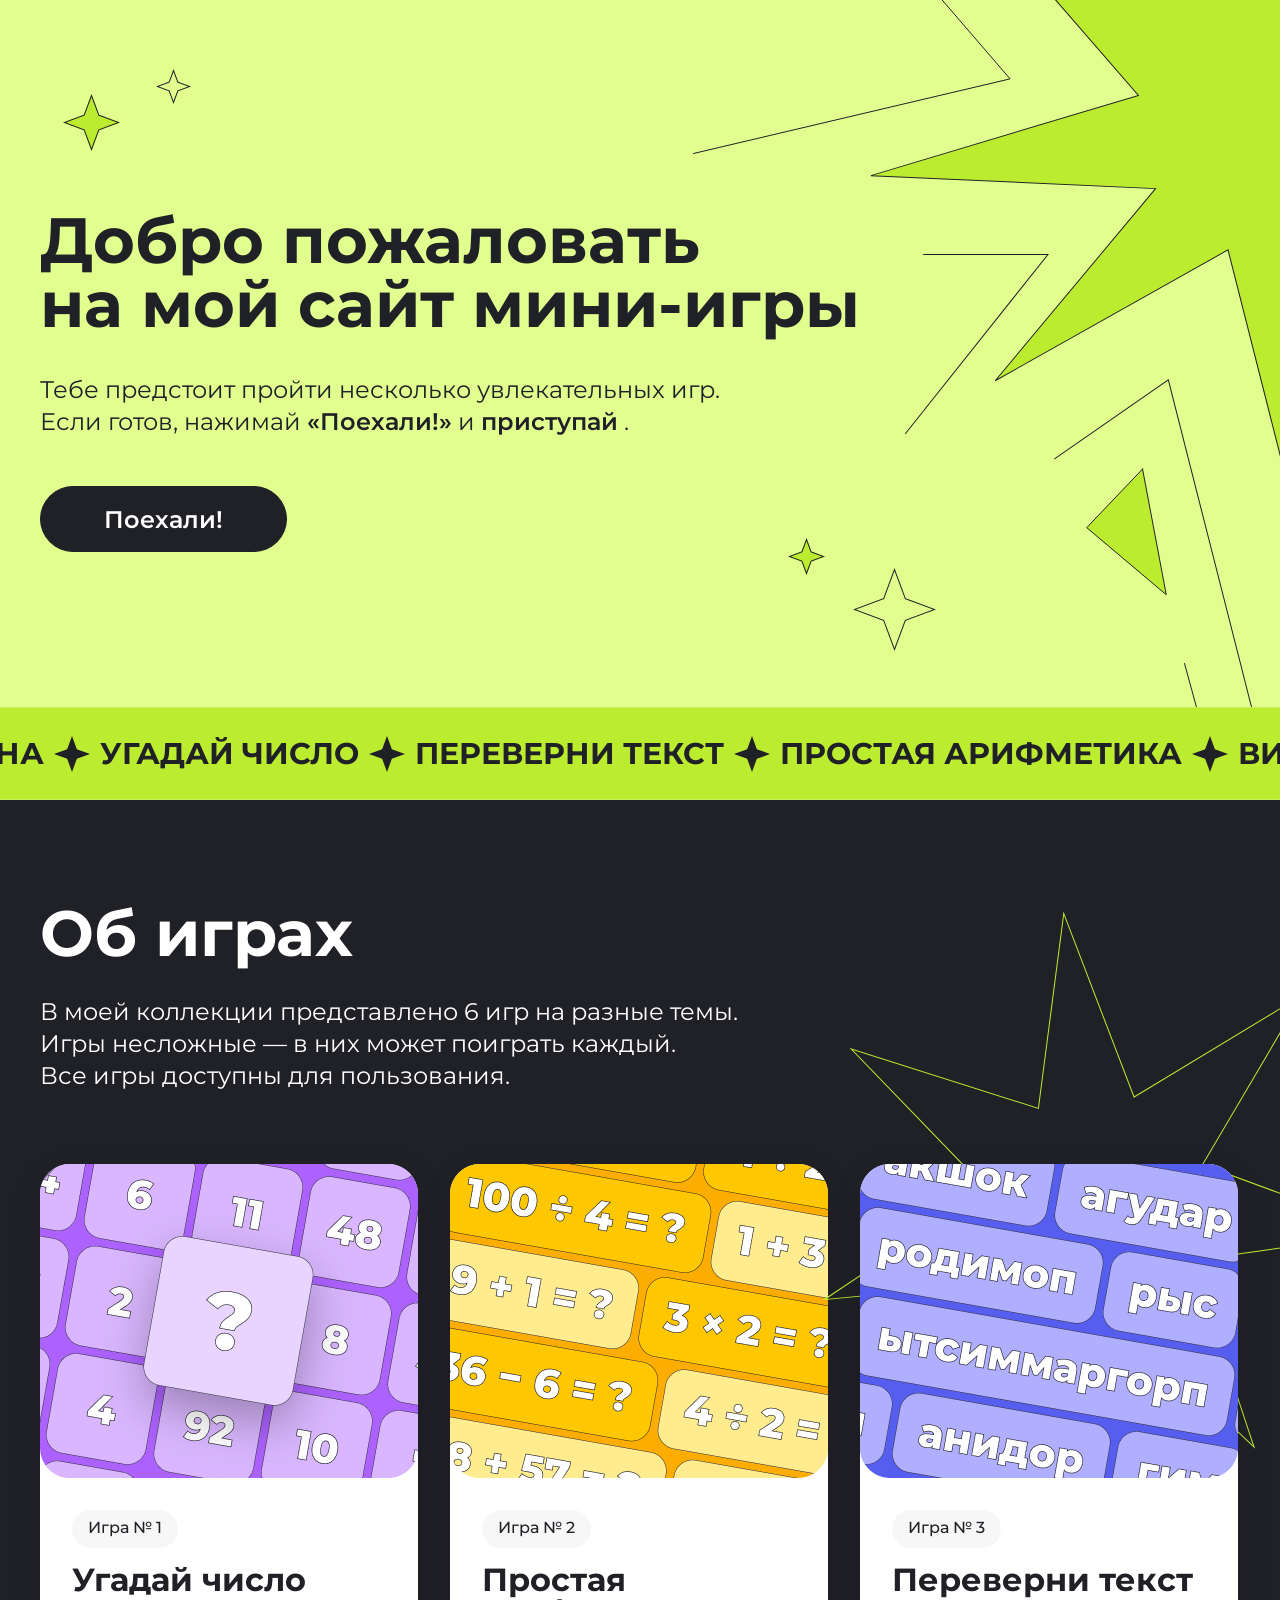
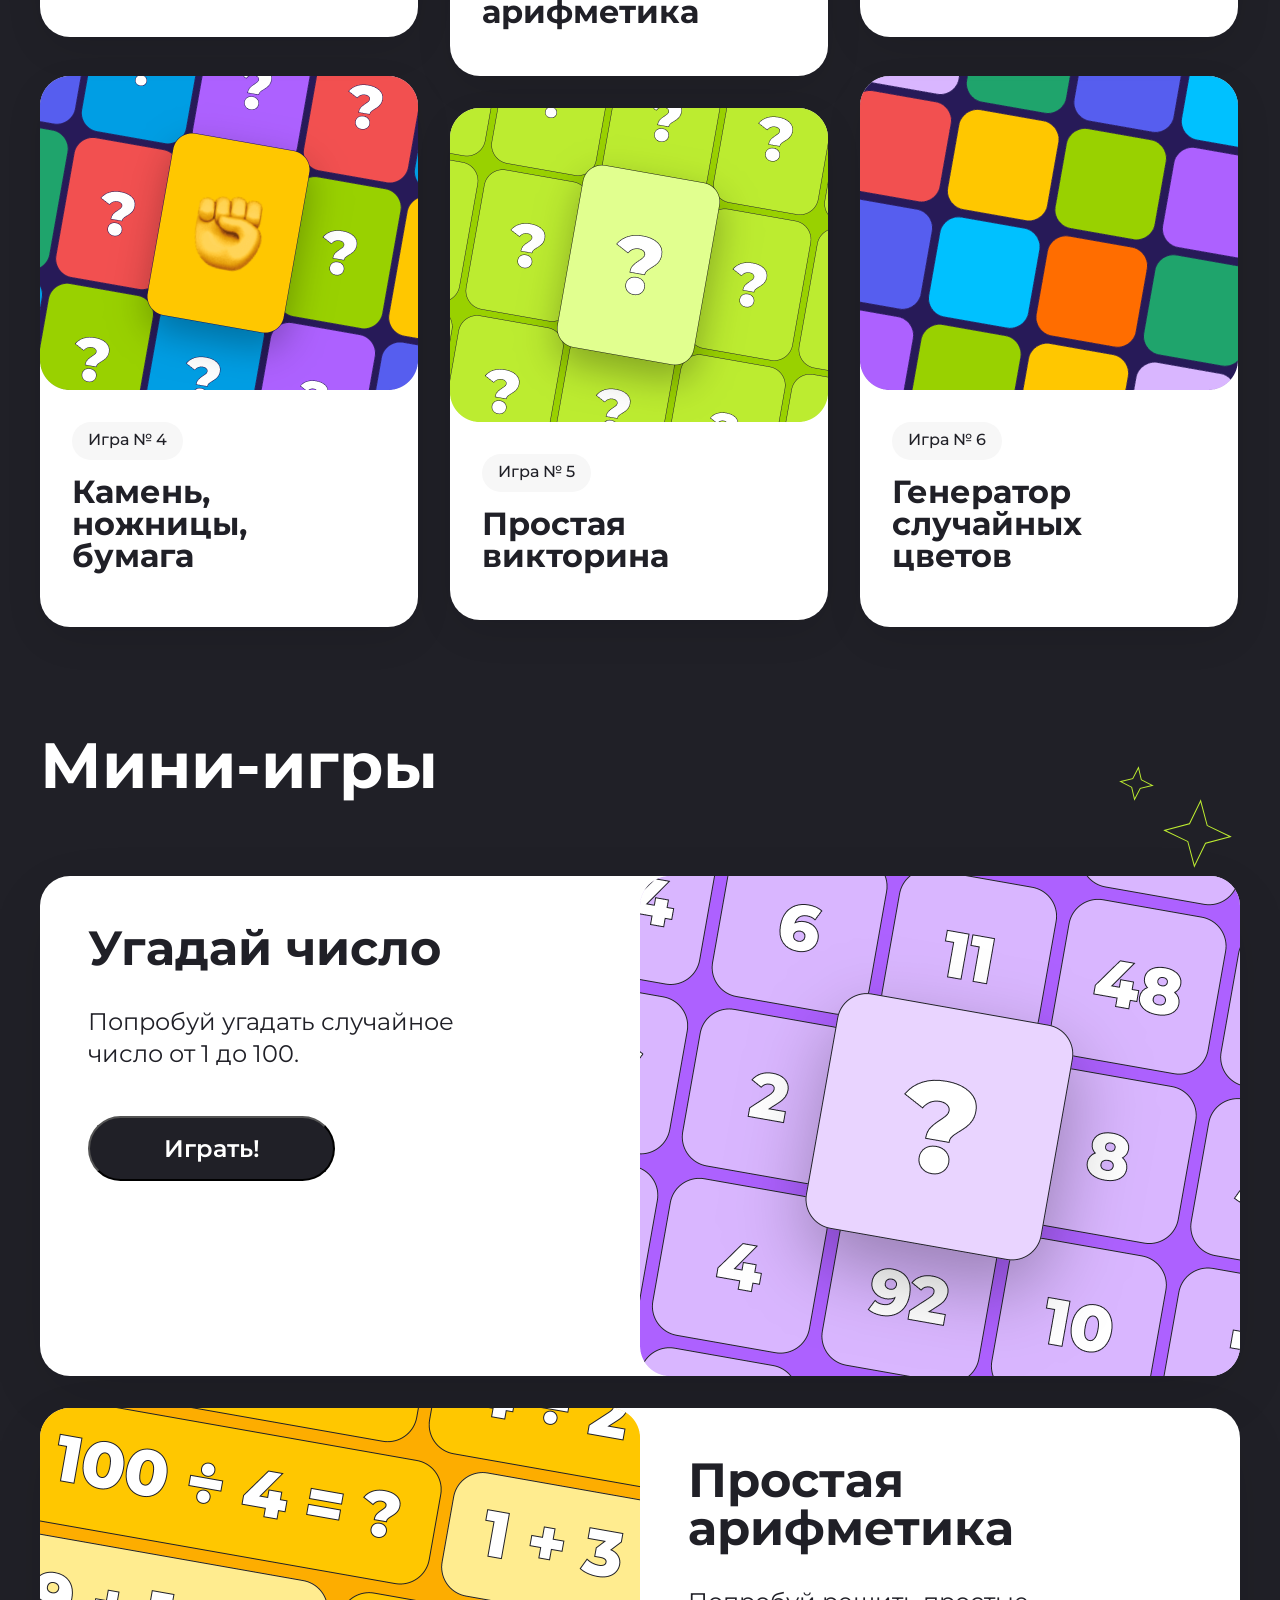
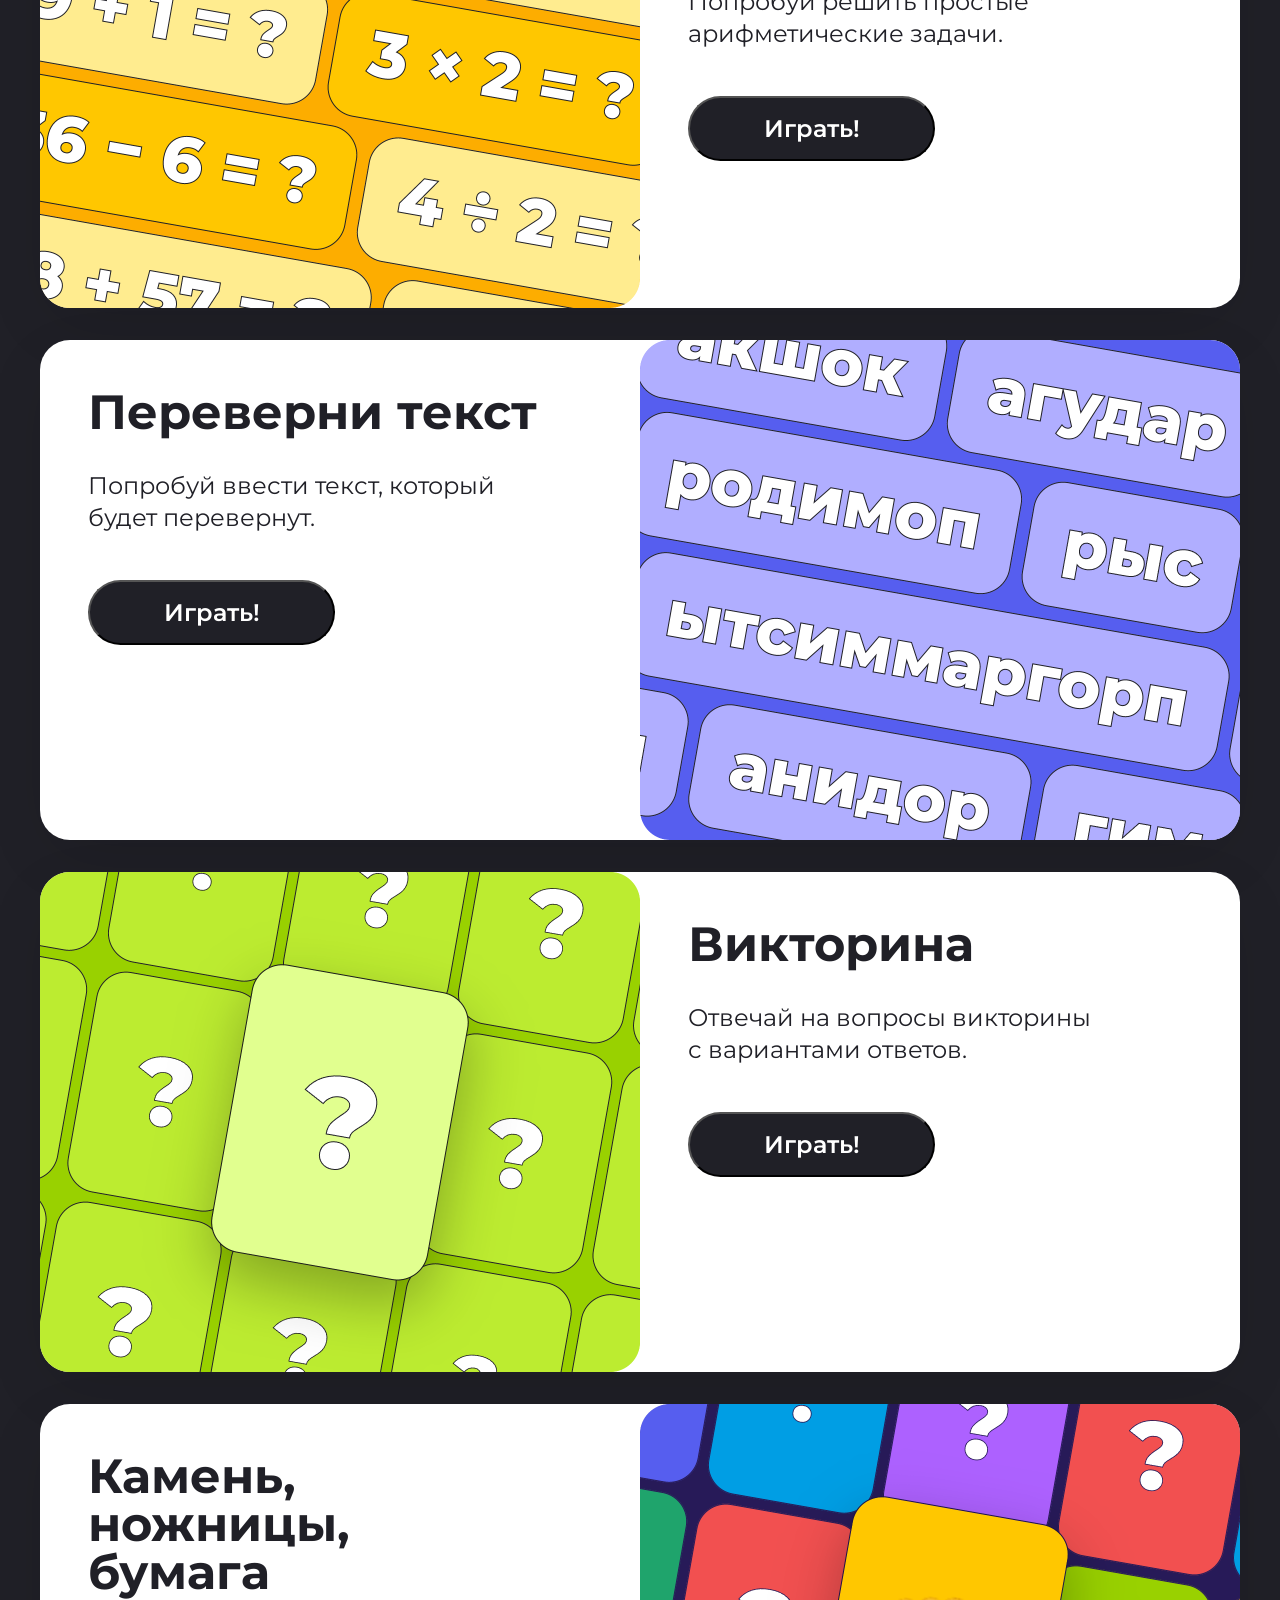
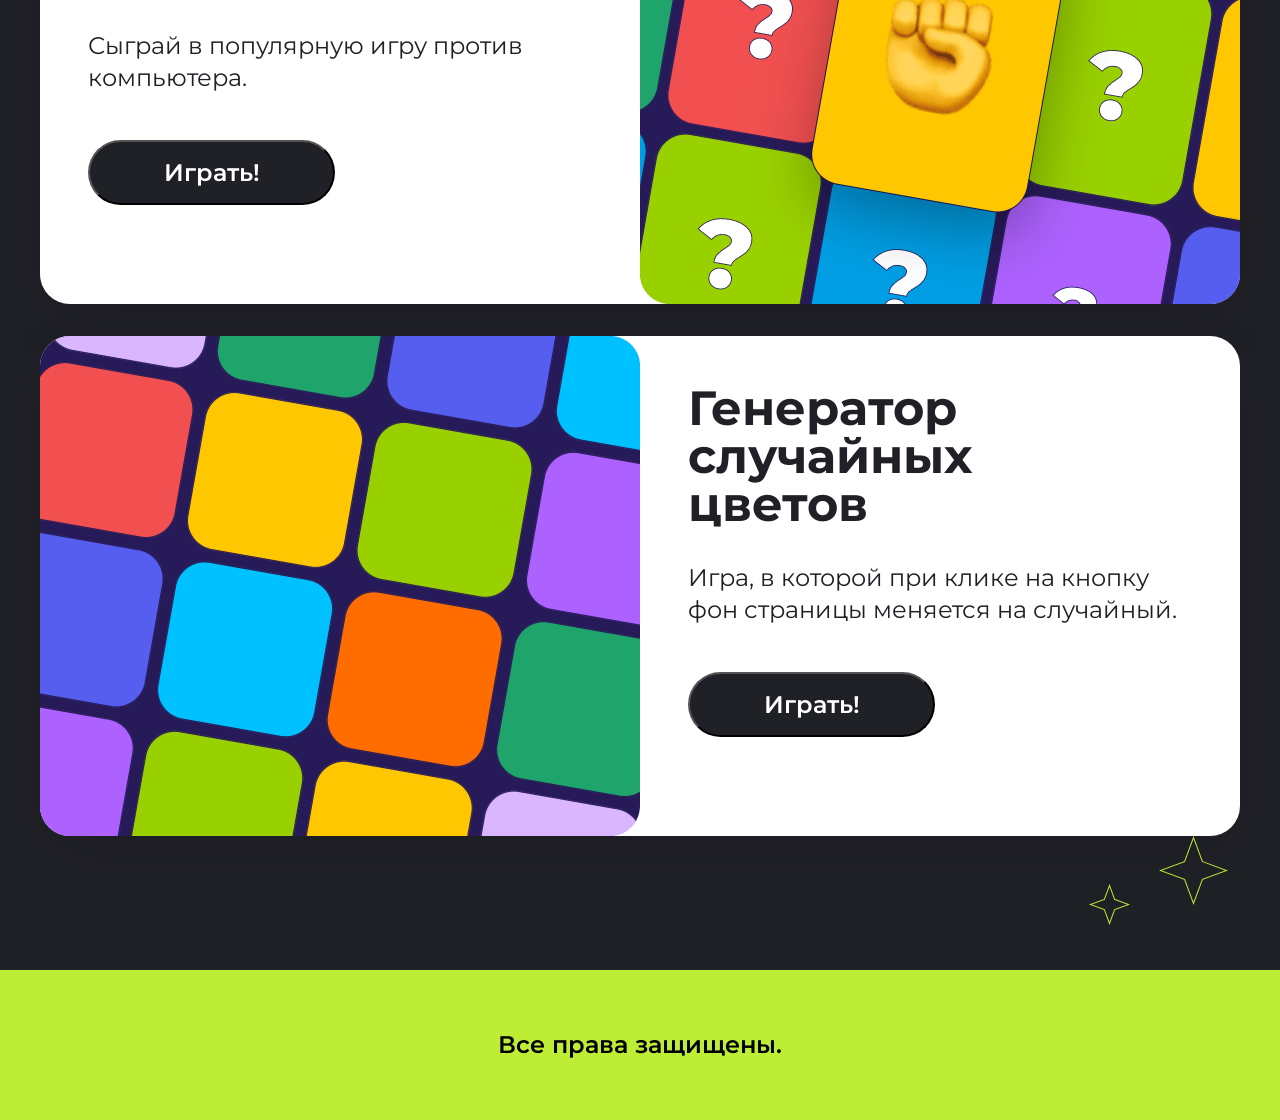
<file: index.html>
<!DOCTYPE html>
<html lang="en">
<head>
    <meta charset="UTF-8">
    <meta name="viewport" content="width=device-width, initial-scale=1.0">
    <title>Mini-igra</title>
    <link rel="preconnect" href="https://fonts.googleapis.com">
    <link rel="preconnect" href="https://fonts.gstatic.com" crossorigin>
    <link href="https://fonts.googleapis.com/css2?family=Montserrat:ital,wght@0,100..900;1,100..900&display=swap" rel="stylesheet">
    <link rel="stylesheet" href="style.css">
</head>
<body>
    <main>
      <section class="hero-page center">
        <img class="hero-page__img2"  src="jpg/Star-2.svg" alt="star">
        <img class="hero-page__img"  src="jpg/Star-3.svg" alt="star">
        <img class="hero-page__img3" src="jpg/star-4.svg" alt="star">
        <img class="hero-page__img4" src="jpg/vek1.svg" alt="star">
        <img class="hero-page__img5" src="jpg/vektor2.svg" alt="star">
        <img class="hero-page__img6" src="jpg/vektor3.svg" alt="star">
        <img class="hero-page__img7" src="jpg/palka.svg" alt="star">
        <img class="hero-page__img8" src="jpg/treug.svg" alt="star">
        <img class="hero-page__img9" src="jpg/Star-5.svg" alt="star">
        <img class="hero-page__img10" src="jpg/Star-6.svg" alt="star">
         <header class="header">
         <h1 class="header-title">Добро пожаловать
             на мой сайт мини-игры</h1>
         <p class="header-subtitle">Тебе предстоит пройти несколько увлекательных игр.
             Если готов, нажимай <span class="header-span"> «Поехали!»</span> и <span class="header-span">приступай</span> .</p>
         <a href="#scroll" class="header-button">Поехали!</a>
         </header>
         <div class="strip">
             <img src="jpg/Star-13.svg" alt="star" class="strip-star">
            <p class="strip-text">Викторина</p>
            <img src="jpg/Star-13.svg" alt="star" class="strip-star">
            <p class="strip-text">Угадай число</p>
             <img src="jpg/Star-13.svg" alt="star" class="strip-star">
            <p class="strip-text">Переверни текст</p>
             <img src="jpg/Star-13.svg" alt="star" class="strip-star">
            <p class="strip-text">Простая арифметика</p>
            <img src="jpg/Star-13.svg" alt="star" class="strip-star">
            <p class="strip-text">Викторина</p>
              <img src="jpg/Star-13.svg" alt="star" class="strip-star">
            <p class="strip-text">Угадай число</p>
             <img src="jpg/Star-13.svg" alt="star" class="strip-star">
            <p class="strip-text">Переверни текст</p>
             <img src="jpg/Star-13.svg" alt="star" class="strip-star">
            <p class="strip-text">Простая арифметика</p>
               <img src="jpg/Star-13.svg" alt="star" class="strip-star">
            <p class="strip-text">Викторина</p>
              <img src="jpg/Star-13.svg" alt="star" class="strip-star">
            <p class="strip-text">Угадай число</p>
             <img src="jpg/Star-13.svg" alt="star" class="strip-star">
            <p class="strip-text">Переверни текст</p>
             <img src="jpg/Star-13.svg" alt="star" class="strip-star">
            <p class="strip-text">Простая арифметика</p>
            <img src="jpg/Star-13.svg" alt="star" class="strip-star">
            <p class="strip-text">Викторина</p>
         </div>
      </section>
        <section class="content center"> 
            <h1 class="content-title" id="scroll">Об играх</h1>
            <p class="content-subtitle">В моей коллекции представлено 6 игр на разные темы. 
                Игры несложные — в них может поиграть каждый.
                Все игры доступны для пользования.</p>
             <img class="content-star" src="jpg/Star-1.svg" alt="star">
             <img class="content-star2" src="jpg/Star-11.svg" alt="star">
             <img class="content-star3" src="jpg/Star-12.svg" alt="star">
            <div class="igra">
                <a href="#mini-igri1" class="igra-mini">
                    <img src="jpg/Обложка-карточки.png" alt="kartochka" class="igra-mini__img">
                    <div class="igra-content">
                        <p class="igra-nomer">Игра № 1</p>
                        <p class="igra-name" >Угадай число</p>
                    </div>
                </a>
                  <a href="#mini-igri2" class="igra-mini2">
                    <img src="jpg/Обложка-карточки(2).png" alt="kartochka" class="igra-mini2__img">
                    <div class="igra-content">
                        <p class="igra-nomer">Игра № 2</p>
                        <p class="igra-name" >Простая 
                             арифметика</p>
                    </div>
                </a>
                <a href="#mini-igri3" class="igra-mini">
                    <img src="jpg/Обложка-карточки(3).png" alt="kartochka" class="igra-mini__img">
                    <div class="igra-content">
                        <p class="igra-nomer">Игра № 3</p>
                        <p class="igra-name" >Переверни текст</p>
                    </div>
                </a>
                 <a href="#mini-igri4" class="igra-mini3">
                    <img src="jpg/Обложка-карточки(4).png" alt="kartochka" class="igra-mini3__img">
                    <div class="igra-content">
                        <p class="igra-nomer">Игра № 4</p>
                        <p class="igra-name" >Камень, 
                            ножницы,
                            бумага</p>
                    </div>
                </a>
                 <a href="#mini-igri5" class="igra-mini4">
                    <img src="jpg/Обложка-карточки(5).png" alt="kartochka" class="igra-mini4__img">
                    <div class="igra-content">
                        <p class="igra-nomer">Игра № 5</p>
                        <p class="igra-name" >Простая 
                                              викторина</p>
                    </div>
                </a>
                 <a href="#mini-igri6" class="igra-mini3">
                    <img src="jpg/Обложка-карточки(6).png" alt="kartochka" class="igra-mini3__img">
                    <div class="igra-content">
                        <p class="igra-nomer">Игра № 6</p>
                        <p class="igra-name" >Генератор 
                            случайных 
                            цветов</p>
                    </div>
                </a>
            </div>
        </section>
           <section class="mini-igri center">
            <img class="mini-igri__star"  src="jpg/Star-17.svg" alt="star">
            <img class="mini-igri__star2"  src="jpg/Star-16.svg" alt="star">
            <img class="mini-igri__star3" src="jpg/Star-18.svg" alt="star">
            <img class="mini-igri__star4" src="jpg/Star-19.svg" alt="star">
            <h1 class="mini-igri__title">Мини-игры</h1>
              <article class="mini-igri__igra1" >
                    <img src="jpg/igra1.png" alt="kartochka" class="mini-igri__img">
                    <div class="mini-igri__content" id="mini-igri1">
                        <h3 class="mini-igri__name">Угадай число</h3>
                        <p   class="mini-igri__infor" >Попробуй угадать случайное 
                            число от 1 до 100.</p>
                      <button class="mini-igri__button" onclick="startGuessGame()">Играть!</button>
                    </div>
                    </article>
                    <article class="mini-igri__igra">
                    <img src="jpg/igra2.png" alt="kartochka" class="mini-igri__img">
                    <div class="mini-igri__content" id="mini-igri2">
                        <h3 class="mini-igri__name">Простая 
                             арифметика</h3>
                        <p class="mini-igri__infor" >Попробуй решить простые
                             арифметические задачи.</p>
                    <button class="mini-igri__button"  onclick="askAndCheck()">Играть!</button>
                    </div>
                </article>
                <article class="mini-igri__igra3">
                    <img src="jpg/igra3.png" alt="kartochka" class="mini-igri__img">
                    <div class="mini-igri__content" id="mini-igri3">
                        <h3 class="mini-igri__name">Переверни текст</h3>
                        <p class="mini-igri__infor" >Попробуй ввести текст, который 
                            будет перевернут.</p>
                    <button class="mini-igri__button"  onclick="reverseText()">Играть!</button>
                    </div>
                </article>
                <article class="mini-igri__igra2">
                    <img src="jpg/igra4.png" alt="kartochka" class="mini-igri__img">
                    <div class="mini-igri__content" id="mini-igri5">
                        <h3 class="mini-igri__name">Викторина</h3>
                        <p class="mini-igri__infor" >Отвечай на вопросы викторины 
                            с вариантами ответов.</p>
                       <button class="mini-igri__button"  onclick="startQuiz()">Играть!</button>
                    </div>
                </article>
                <article class="mini-igri__igra3">
                    <img src="jpg/igra5.png" alt="kartochka" class="mini-igri__img">
                    <div class="mini-igri__content" id="mini-igri4">
                        <h3 class="mini-igri__name">Камень, 
                            ножницы,
                            бумага</h3>
                        <p class="mini-igri__infor">Сыграй в популярную игру против компьютера.</p>
                     <button class="mini-igri__button" onclick="playRPS()">Играть!</button>
                    </div>
                </article>
                <article class="mini-igri__igra2">
                    <img src="jpg/igra6.png" alt="kartochka" class="mini-igri__img">
                    <div class="mini-igri__content" id="mini-igri6">
                        <h3 class="mini-igri__name">Генератор 
                            случайных 
                            цветов</h3>
                        <p class="mini-igri__infor" >Игра, в которой при клике на кнопку 
                             фон страницы меняется на случайный.</p>
                     <button class="mini-igri__button" onclick="randomizeArenaColor()">Играть!</button>
                    </div>
                </article>
           </section>
    </main>
     <footer>
      <div class="footer">
    <p class="footer-text">Все права защищены.</p>
    </div>
    </footer>
    <script src="skript.js">

    </script>
</body>
</html>
</file>
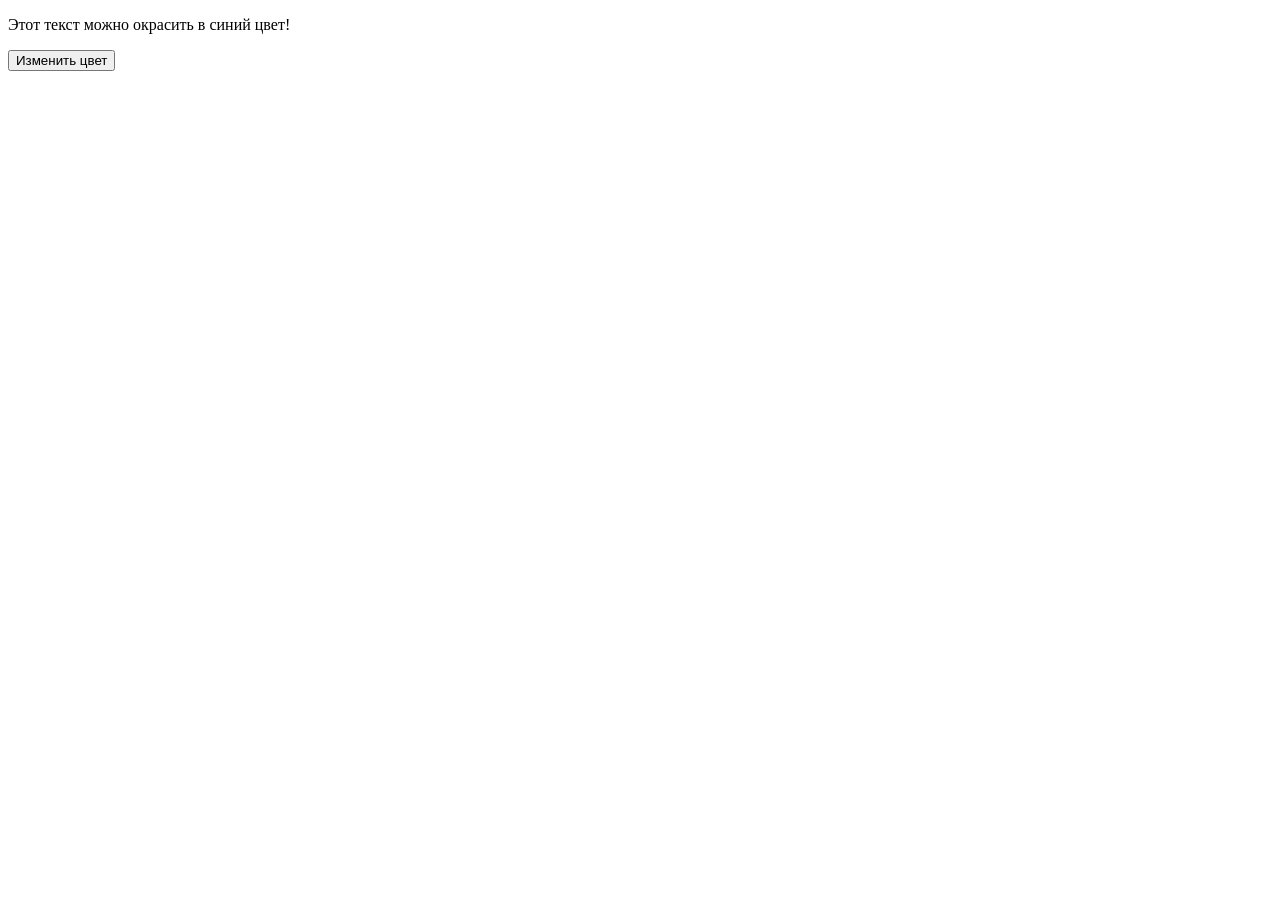
<file: Changinganelement'sstyle.html>
<!DOCTYPE html>
<html>
<head>
    <title>Изменение цвета текста</title>
</head>
<body>
    <p id="text">Этот текст можно окрасить в синий цвет!</p>
    <button id="colorBtn">Изменить цвет</button>

    <script>
        const paragraph = document.querySelector('#text');
        const button = document.querySelector('#colorBtn');

        button.addEventListener('click', () => {
            paragraph.style.color = 'blue';
        });
    </script>
</body>
</html>
</file>
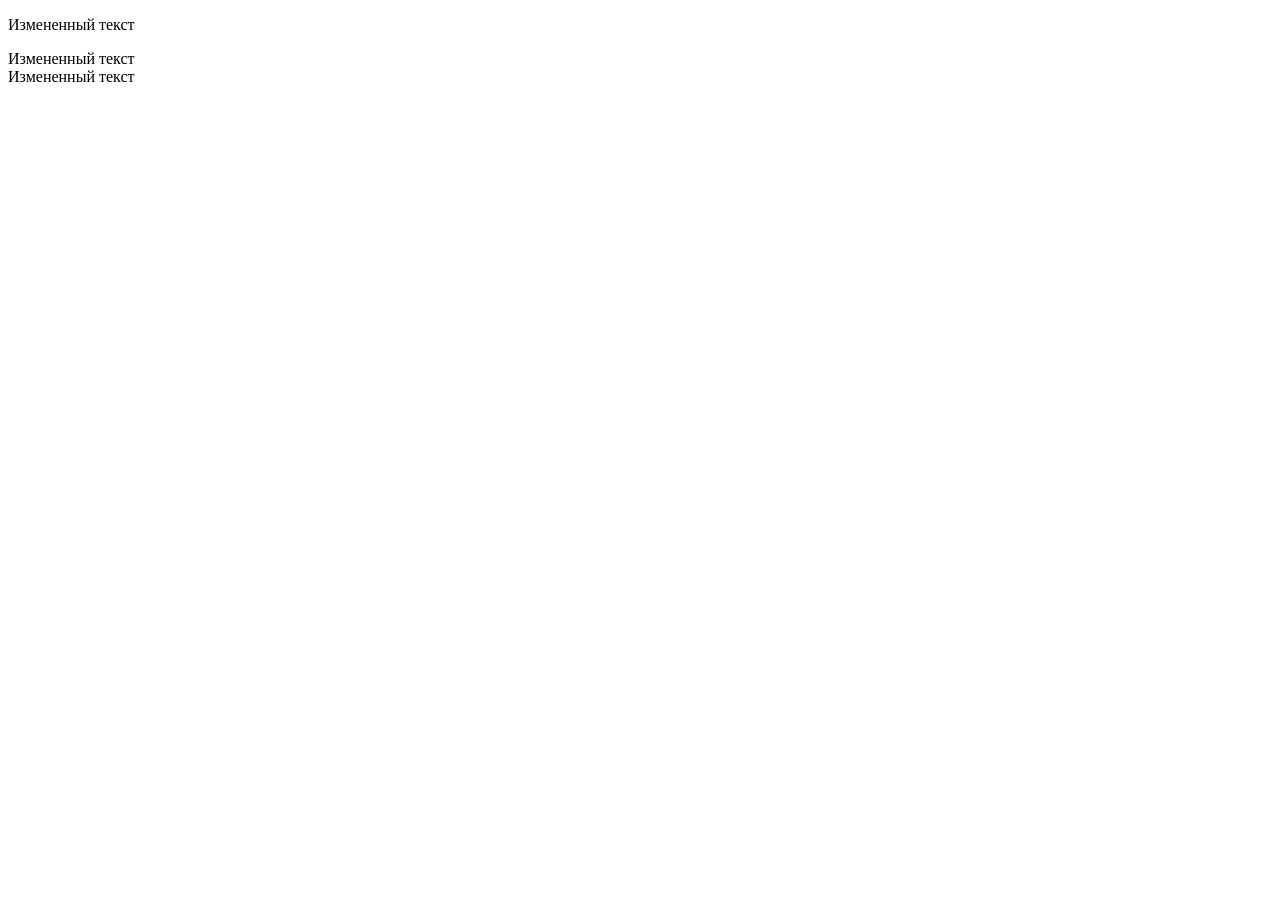
<file: changingelementsbyclass.html>
<!DOCTYPE html>
<html>
<head>
    <title>Изменение текста элементов</title>
</head>
<body>
    <p class="description">Первый текст</p>
    <div class="description">Второй текст</div>
    <span class="description">Третий текст</span>

    <script>
        const descriptions = document.querySelectorAll('.description');
        descriptions.forEach(element => {
            element.textContent = 'Измененный текст';
        });
    </script>
</body>
</html>
</file>
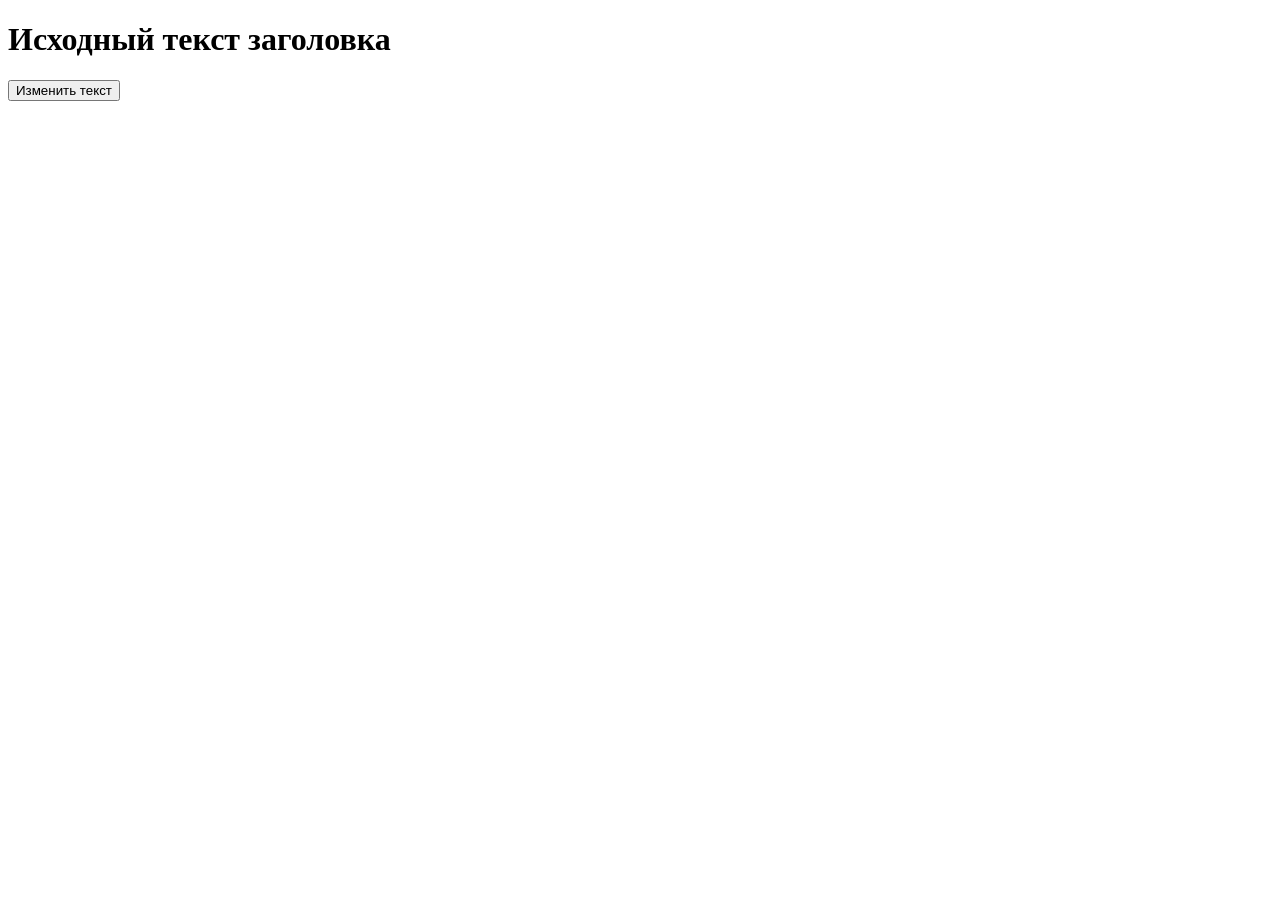
<file: Dynamictextchange.html>
<!DOCTYPE html>
<html>
<head>
    <title>Изменение текста заголовка</title>
</head>
<body>
    <h1 id="header">Исходный текст заголовка</h1>
    <button id="textBtn">Изменить текст</button>

    <script>
        const header = document.querySelector('#header');
        const button = document.querySelector('#textBtn');

        button.addEventListener('click', () => {
            header.textContent = 'Привет, мир!';
        });
    </script>
</body>
</html>
</file>
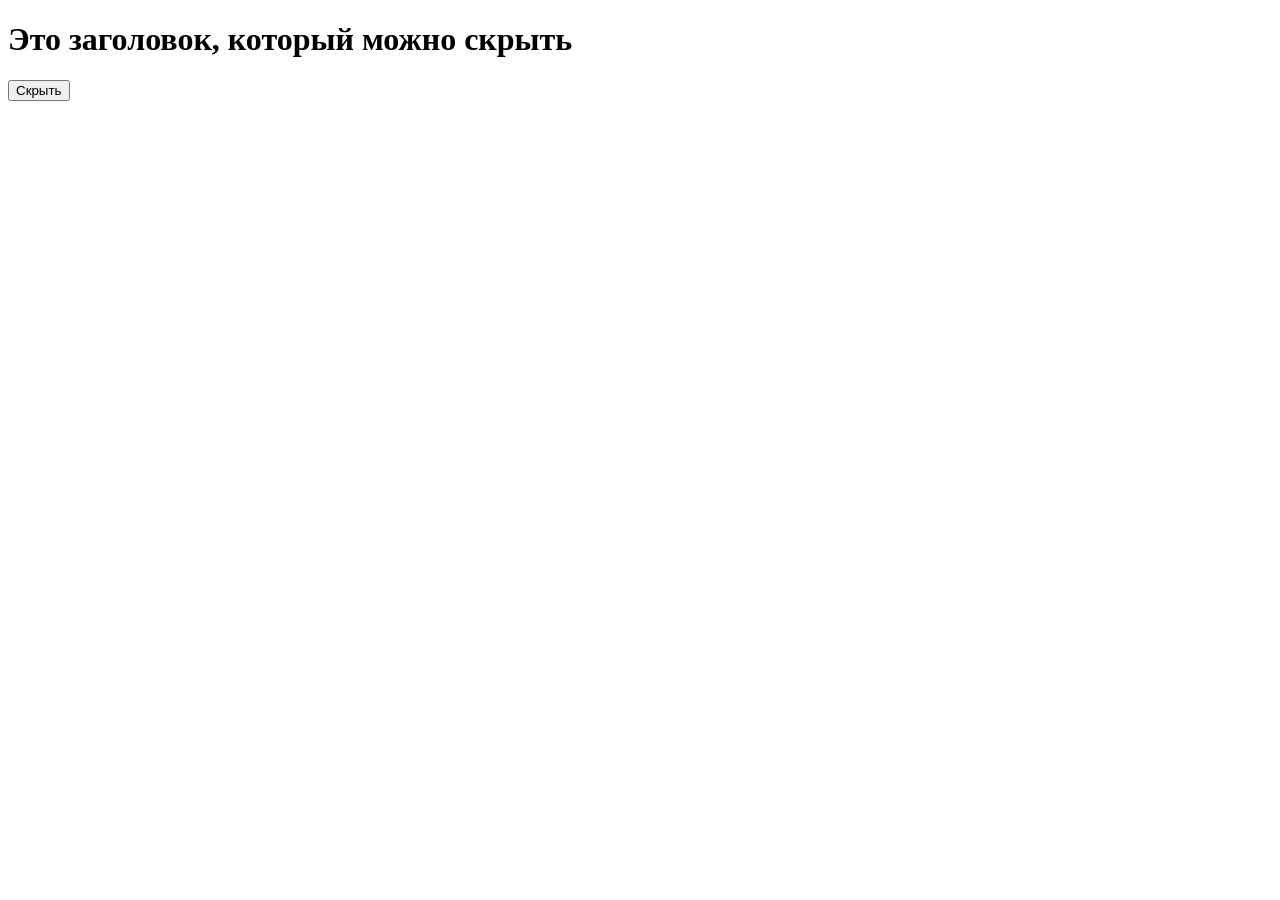
<file: Hideandshowtext.html>
<!DOCTYPE html>
<html>
<head>
    <title>Скрыть/Показать заголовок</title>
</head>
<body>
    <h1>Это заголовок, который можно скрыть</h1>
    <button id="toggleBtn">Скрыть</button>

    <script>
        const header = document.querySelector('h1');
        const button = document.querySelector('#toggleBtn');

        button.addEventListener('click', () => {
            if (header.style.display === 'none') {
                header.style.display = 'block';
                button.textContent = 'Скрыть';
            } else {
                header.style.display = 'none';
                button.textContent = 'Показать';
            }
        });
    </script>
</body>
</html>
</file>
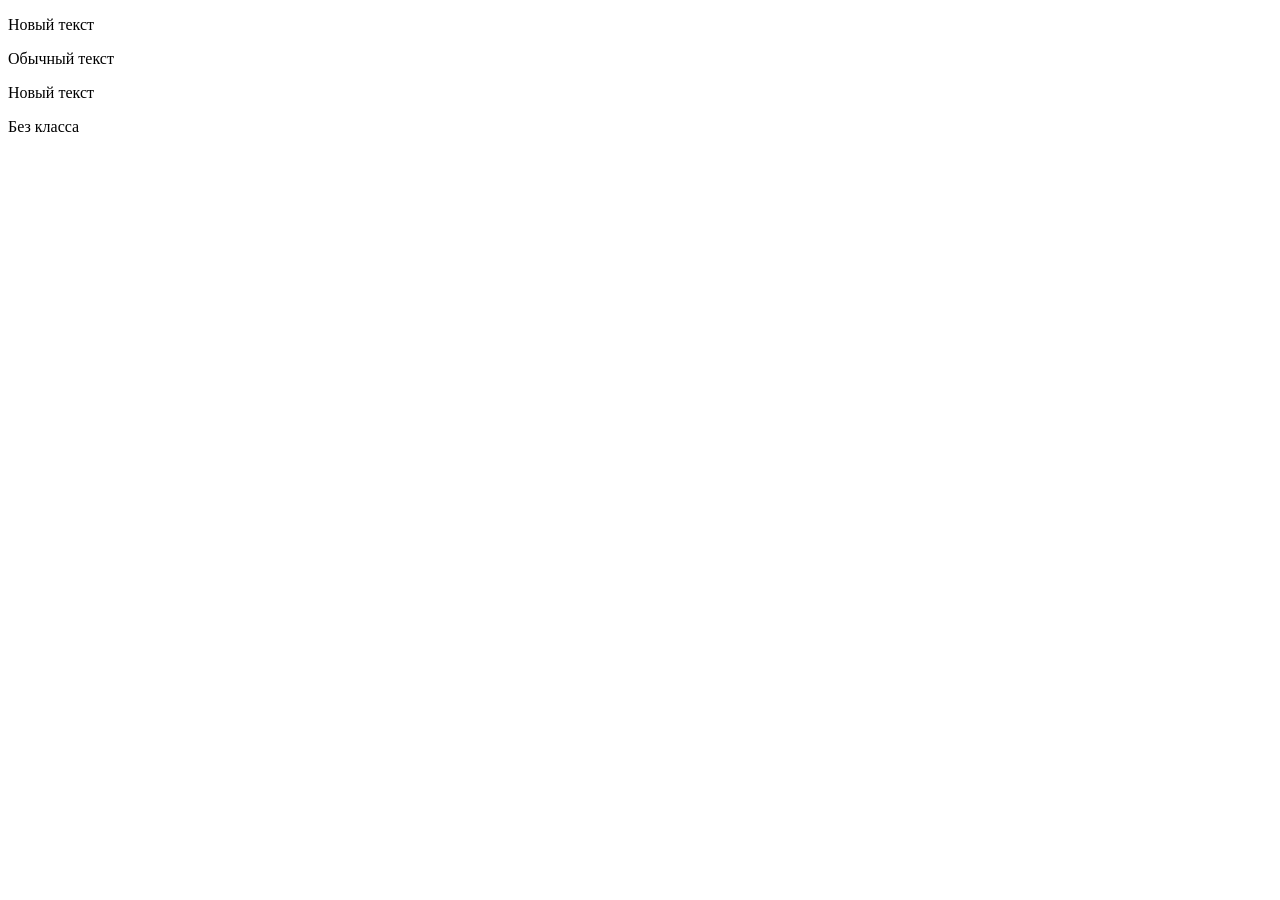
<file: querySelectorAll.html>
<!DOCTYPE html>
<html>
<head>
    <title>Изменение текста description</title>
</head>
<body>
    <p class="description">Первый description</p>
    <p class="other">Обычный текст</p>
    <p class="description">Второй description</p>
    <p>Без класса</p>

    <script>
        const descriptions = document.querySelectorAll('.description');
        descriptions.forEach(element => {
            element.textContent = 'Новый текст';
        });
    </script>
</body>
</html>
</file>
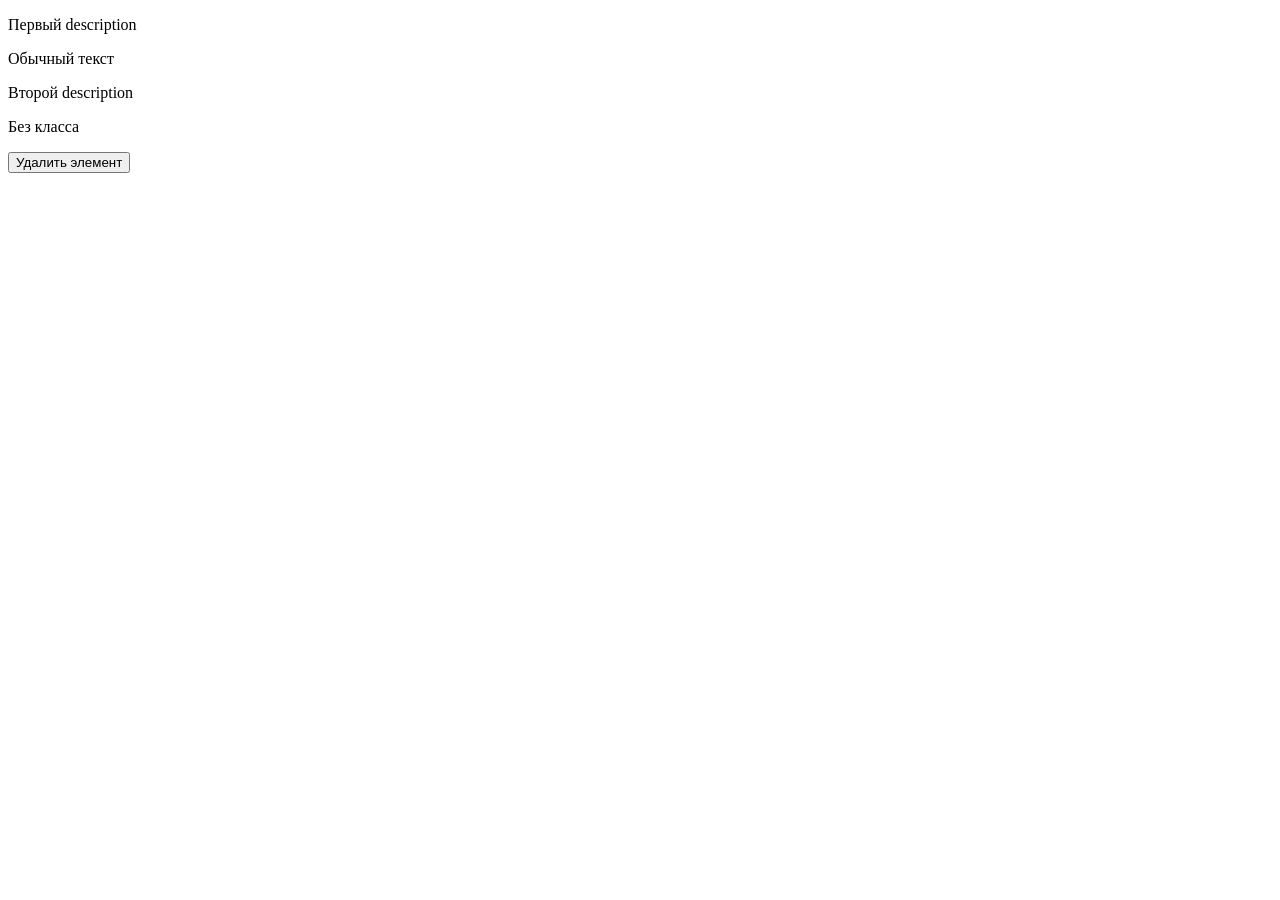
<file: Removinganelement.html>
<!DOCTYPE html>
<html>
<head>
    <title>Удаление первого элемента description</title>
</head>
<body>
    <p class="description">Первый description</p>
    <p class="other">Обычный текст</p>
    <p class="description">Второй description</p>
    <p>Без класса</p>

    <button id="deleteBtn">Удалить элемент</button>

    <script>
        const button = document.querySelector('#deleteBtn');

        button.addEventListener('click', () => {
            const firstDescription = document.querySelector('.description');
            if (firstDescription) {
                firstDescription.remove();
            }
        });
    </script>
</body>
</html>
</file>
<file: style.css>
@charset "UTF-8";
* {
  margin: 0;
  padding: 0;
}

a {
  text-decoration: none;
}

a,
input,
button {
  font-family: "Montserrat", sans-serif;
}

body {
  font-family: "Montserrat", sans-serif;
  font-size: 16px;
}

.center {
  padding-left: calc(50% - 600px);
  padding-right: calc(50% - 600px);
  overflow: hidden;
}

.hero-page {
  background: rgb(225, 255, 143);
  position: relative;
}

.hero-page__img2 {
  position: absolute;
  top: 94px;
  left: 63px;
}

.hero-page__img {
  position: absolute;
  top: 69px;
  left: 156px;
}

.hero-page__img3 {
  position: absolute;
  top: -333px;
  right: -488px;
}

.hero-page__img4 {
  position: absolute;
  top: -10px;
  right: 269px;
}

.hero-page__img5 {
  position: absolute;
  top: 254px;
  right: 231px;
}

.hero-page__img6 {
  position: absolute;
  top: 379px;
  right: 5px;
}

.hero-page__img8 {
  position: absolute;
  top: 468px;
  right: 113px;
}

.hero-page__img7 {
  position: absolute;
  top: 663px;
  right: 61px;
}

.hero-page__img9 {
  position: absolute;
  top: 538px;
  right: 455px;
}

.hero-page__img10 {
  position: absolute;
  top: 568px;
  right: 344px;
}

.header {
  padding-top: 194px;
}

.header-title {
  height: 156px;
  display: flex;
  flex-direction: row;
  align-items: center;
  color: rgb(32, 32, 39);
  font-family: "Montserrat";
  font-size: 64px;
  font-weight: 700;
  line-height: 100%;
  letter-spacing: 0px;
  text-align: left;
  white-space: pre-line;
}

.header-subtitle {
  flex-direction: row;
  align-items: center;
  color: rgb(32, 32, 39);
  font-family: "Montserrat";
  font-size: 24px;
  font-weight: undefined;
  line-height: 32px;
  letter-spacing: 0px;
  text-align: left;
  padding-top: 24px;
  white-space: pre-line;
}

.header-span {
  font-weight: 600;
}

.header-button {
  display: flex;
  flex-direction: row;
  justify-content: center;
  align-items: center;
  gap: 10;
  padding: 16px 28px 16px 28px;
  box-sizing: border-box;
  border: 1px solid rgb(32, 32, 39);
  border-radius: 60px;
  background: rgb(32, 32, 39);
  color: rgb(255, 255, 255);
  font-family: "Montserrat";
  font-size: 24px;
  font-weight: 600;
  line-height: 29px;
  letter-spacing: 0%;
  text-align: center;
  width: 247px;
  height: 66px;
  margin-top: 48px;
}

.header-button:hover {
  box-sizing: border-box;
  border: 1px solid rgb(0, 0, 0);
  border-radius: 60px;
  color: rgb(0, 0, 0);
  font-family: "Montserrat";
  font-size: 24px;
  font-weight: 600;
  line-height: 29px;
  letter-spacing: 0%;
  text-align: center;
  background-color: white;
}

.strip {
  display: flex;
  gap: 51px;
  justify-content: flex-start;
  align-items: flex-start;
  gap: 10px;
  margin-top: 155px;
  margin-left: -300px;
  margin-right: -1500px;
  padding: 27px 49px 27px 49px;
  box-sizing: border-box;
  border: 1px solid rgba(255, 255, 255, 0.2);
  -webkit-backdrop-filter: blur(50px);
          backdrop-filter: blur(50px);
  background: rgb(188, 236, 48);
}

.strip-star {
  width: 36px;
  height: 36px;
}

.strip-text {
  display: flex;
  flex-direction: row;
  align-items: center;
  color: rgb(32, 32, 39);
  font-family: "Montserrat";
  font-size: 30px;
  font-weight: 700;
  line-height: 37px;
  letter-spacing: 4%;
  text-align: left;
  text-transform: uppercase;
}

.strip {
  display: inline-flex;
  align-items: center;
  white-space: nowrap;
  animation: scroll-left 10s linear infinite;
}

/* Анимация прокрутки: движение содержимого влево */
@keyframes scroll-left {
  from {
    transform: translateX(0);
  }
  to {
    transform: translateX(-50%);
  }
}
.content {
  background: rgb(32, 32, 39);
  height: 1470px;
  position: relative;
  z-index: 0;
}

.content-title {
  padding-top: 56px;
  display: flex;
  flex-direction: row;
  align-items: center;
  color: rgb(255, 255, 255);
  font-family: "Montserrat";
  font-size: 64px;
  font-weight: 700;
  line-height: 100%;
  letter-spacing: 0px;
  text-align: left;
  width: 314px;
  height: 78px;
  padding-top: 94px;
}

.content-subtitle {
  height: 96px;
  display: flex;
  flex-direction: row;
  align-items: center;
  color: rgb(255, 255, 255);
  font-family: "Montserrat";
  font-size: 24px;
  font-weight: 400;
  line-height: 32px;
  letter-spacing: 0px;
  text-align: left;
  padding-top: 24px;
  white-space: pre-line;
}

.content-star {
  position: absolute;
  top: 77px;
  right: -143px;
  z-index: 1;
}

.content-star2 {
  position: absolute;
  top: 770px;
  right: 1381px;
}

.content-star3 {
  position: absolute;
  top: 822px;
  right: 1341px;
}

.igra {
  display: flex;
  gap: 32px;
  flex-wrap: wrap;
}

.igra-mini {
  margin-top: 72px;
  border-radius: 30px;
  box-shadow: 0px 12.6122951508px 42.2511901855px -7.57px rgba(0, 0, 0, 0.13);
  background: rgb(255, 255, 255);
  display: flex;
  flex-direction: column;
  justify-content: flex-start;
  align-items: flex-start;
  width: 378px;
  height: 473px;
  z-index: 3;
}

.igra-mini:hover {
  transform: scale(1.1);
}

.igra-mini2:hover {
  transform: scale(1.1);
}

.igra-mini3:hover {
  transform: scale(1.1);
}

.igra-mini4:hover {
  transform: scale(1.1);
}

.igra-content {
  display: flex;
  flex-direction: column;
  justify-content: flex-start;
  align-items: flex-start;
  gap: 10;
  padding: 32px 32px 36px 32px;
  border-radius: 30px;
}

.igra-nomer {
  display: flex;
  flex-direction: row;
  align-items: flex-end;
  color: rgb(32, 32, 39);
  font-family: "Montserrat";
  font-size: 16px;
  font-weight: 500;
  line-height: 20px;
  letter-spacing: 0px;
  text-align: left;
  display: flex;
  flex-direction: row;
  justify-content: flex-start;
  align-items: center;
  padding: 8px 16px 10px 16px;
  border-radius: 52.58px;
  background: rgb(247, 247, 247);
}

.igra-name {
  display: flex;
  flex-direction: row;
  align-items: center;
  color: rgb(32, 32, 39);
  font-family: "Montserrat";
  font-size: 32px;
  font-weight: 700;
  line-height: 100%;
  letter-spacing: 0px;
  text-align: left;
  margin-top: 16px;
  white-space: pre-line;
}

.igra-mini2 {
  margin-top: 72px;
  border-radius: 30px;
  box-shadow: 0px 12.6122951508px 42.2511901855px -7.57px rgba(0, 0, 0, 0.13);
  background: rgb(255, 255, 255);
  display: flex;
  flex-direction: column;
  justify-content: flex-start;
  align-items: flex-start;
  width: 378px;
  height: 512px;
}

.igra-mini3 {
  border-radius: 30px;
  box-shadow: 0px 12.6122951508px 42.2511901855px -7.57px rgba(0, 0, 0, 0.13);
  background: rgb(255, 255, 255);
  display: flex;
  flex-direction: column;
  justify-content: flex-start;
  align-items: flex-start;
  width: 378px;
  height: 551px;
  margin-top: -32px;
}

.igra-mini4 {
  border-radius: 30px;
  box-shadow: 0px 12.6122951508px 42.2511901855px -7.57px rgba(0, 0, 0, 0.13);
  background: rgb(255, 255, 255);
  display: flex;
  flex-direction: column;
  justify-content: flex-start;
  align-items: flex-start;
  width: 378px;
  height: 512px;
}

.mini-igri {
  position: relative;
  background: rgb(32, 32, 39);
  padding-bottom: 134px;
}

.mini-igri__star {
  position: absolute;
  top: 94px;
  right: 124px;
}

.mini-igri__star2 {
  position: absolute;
  top: 126px;
  right: 45px;
}

.mini-igri__star3 {
  position: absolute;
  top: 3366px;
  right: 52px;
}

.mini-igri__star4 {
  position: absolute;
  top: 3414px;
  right: 150px;
}

.mini-igri__title {
  color: rgb(255, 255, 255);
  font-family: "Montserrat";
  font-size: 64px;
  font-weight: 700;
  line-height: 100%;
  letter-spacing: 0px;
  text-align: left;
  width: 400px;
  height: 78px;
  display: flex;
  flex-direction: row;
  align-items: center;
  padding-top: 56px;
}

.mini-igri__igra1 {
  margin-top: 72px;
  display: flex;
  flex-direction: row;
  justify-content: flex-start;
  align-items: flex-start;
  justify-content: space-between;
  flex-direction: row-reverse;
  border-radius: 30px;
  box-shadow: 0px 20px 67px -12px rgba(0, 0, 0, 0.13);
  background: rgb(255, 255, 255);
}

.mini-igri__igra {
  margin-top: 32px;
  display: flex;
  flex-direction: row;
  align-items: flex-start;
  border-radius: 30px;
  box-shadow: 0px 20px 67px -12px rgba(0, 0, 0, 0.13);
  background: rgb(255, 255, 255);
}

.mini-igri__igra2 {
  margin-top: 32px;
  width: 1200px;
  height: 500px;
  display: flex;
  flex-direction: row;
  justify-content: flex-start;
  align-items: flex-start;
  border-radius: 30px;
  box-shadow: 0px 20px 67px -12px rgba(0, 0, 0, 0.13);
  background: rgb(255, 255, 255);
}

.mini-igri__igra3 {
  margin-top: 32px;
  display: flex;
  align-items: flex-start;
  border-radius: 30px;
  box-shadow: 0px 20px 67px -12px rgba(0, 0, 0, 0.13);
  background: rgb(255, 255, 255);
  justify-content: space-between;
  align-content: stretch;
  flex-direction: row-reverse;
}

.mini-igri__img {
  width: 600px;
  height: 500px;
}

.mini-igri__content {
  display: flex;
  flex-direction: column;
  justify-content: flex-start;
  align-items: flex-start;
  gap: 10px;
  padding: 48px;
}

.mini-igri__name {
  display: flex;
  flex-direction: row;
  align-items: center;
  color: rgb(32, 32, 39);
  font-family: "Montserrat";
  font-size: 48px;
  font-weight: 700;
  line-height: 100%;
  letter-spacing: 0px;
  text-align: left;
  white-space: pre-line;
}

.mini-igri__infor {
  display: flex;
  flex-direction: row;
  align-items: center;
  color: rgb(32, 32, 39);
  font-family: "Montserrat";
  font-size: 24px;
  font-weight: 400;
  line-height: 32px;
  letter-spacing: 0px;
  text-align: left;
  padding-top: 24px;
  white-space: pre-line;
}

.mini-igri__button {
  display: flex;
  color: rgb(255, 255, 255);
  font-family: "Montserrat";
  font-size: 24px;
  font-weight: 600;
  line-height: 29px;
  letter-spacing: 0%;
  text-align: center;
  flex-direction: row;
  justify-content: center;
  align-items: center;
  gap: 10;
  padding: 16px 28px 16px 28px;
  border-radius: 60px;
  background: rgb(32, 32, 39);
  margin-top: 36px;
  width: 247px;
}

.mini-igri__button:hover {
  box-sizing: border-box;
  border: 1px solid rgb(0, 0, 0);
  border-radius: 60px;
  color: rgb(0, 0, 0);
  font-family: "Montserrat";
  font-size: 24px;
  font-weight: 600;
  line-height: 29px;
  letter-spacing: 0%;
  text-align: center;
  background-color: white;
}

.footer {
  background: rgb(189, 237, 53);
  overflow: hidden;
}

.footer-text {
  color: rgb(0, 0, 0);
  font-family: "Montserrat";
  font-size: 24px;
  font-weight: 600;
  line-height: 100%;
  letter-spacing: 0px;
  text-align: center;
  display: flex;
  flex-direction: row;
  align-items: center;
  height: 150px;
  width: 100%;
  justify-content: space-around;
}

@media (max-width: 1200px) {
  .center {
    padding-left: calc(50% - 329px);
    padding-right: calc(50% - 329px);
  }
  .header {
    padding-top: 170px;
  }
  .header-title {
    padding-left: 64px;
    font-size: 49px;
    white-space: normal;
  }
  .header-subtitle {
    padding-left: 64px;
    font-size: 22px;
    padding-top: 5px;
    white-space: normal;
  }
  .header-button {
    margin-top: 42px;
    margin-left: 64px;
    font-size: 20px;
    width: 220px;
    height: 56px;
  }
  .hero-page__img3 {
    top: -270px;
    right: -270px;
    width: 600px;
  }
  .hero-page__img4 {
    display: none;
  }
  .hero-page__img5 {
    display: none;
  }
  .hero-page__img6 {
    display: none;
  }
  .hero-page__img8 {
    display: none;
  }
  .hero-page__img9 {
    left: 570px;
    top: 460px;
  }
  .hero-page__img10 {
    top: 470px;
    left: 650px;
  }
  .strip {
    margin-top: 80px;
    padding: 20px 30px 20px 30px;
  }
  .strip-star {
    width: 30px;
    height: 30px;
  }
  .strip-text {
    font-size: 24px;
  }
  .content {
    height: 100%;
  }
  .content-title {
    font-size: 49px;
    padding-top: 55px;
  }
  .content-subtitle {
    padding-top: 10px;
    font-size: 22px;
    font-weight: 350;
  }
  .content-star {
    display: none;
  }
  .content-star2 {
    display: none;
  }
  .content-star3 {
    display: none;
  }
  .igra {
    flex-direction: row;
    flex-wrap: wrap;
    gap: 18px;
    flex-direction: row;
    align-items: flex-end;
    padding-bottom: 30px;
  }
  .igra-mini {
    width: 320px;
    height: 450px;
    margin-top: -1px;
  }
  .igra-mini2 {
    width: 320px;
    height: 450px;
  }
  .igra-mini3 {
    width: 320px;
    height: 450px;
    margin-top: 10px;
  }
  .igra-mini4 {
    width: 320px;
    height: 450px;
  }
  .igra-mini__img {
    width: 320px;
  }
  .igra-mini2__img {
    width: 320px;
  }
  .igra-mini3__img {
    width: 320px;
  }
  .igra-mini4__img {
    width: 320px;
  }
  .igra-name {
    font-size: 24px;
    font-weight: 600;
  }
  .mini-igri {
    display: flex;
    flex-direction: row;
    flex-wrap: wrap;
  }
  .mini-igri__star {
    display: none;
  }
  .mini-igri__star2 {
    display: none;
  }
  .mini-igri__title {
    font-size: 49px;
  }
  .mini-igri__img {
    width: 320px;
    border-radius: 30px;
    height: 284.93px;
  }
  .mini-igri__name {
    display: flex;
    flex-direction: column;
    justify-content: flex-start;
    align-items: flex-start;
    color: rgb(32, 32, 39);
    font-family: "Montserrat";
    font-size: 32px;
    font-weight: 700;
    line-height: 100%;
    letter-spacing: 0px;
    text-align: left;
  }
  .mini-igri__content {
    display: flex;
    flex-direction: column;
    justify-content: flex-start;
    align-items: flex-start;
    padding: 29px;
    display: flex;
    flex-direction: column;
    justify-content: flex-start;
    align-items: flex-start;
  }
  .mini-igri__igra1 {
    margin-top: 28px;
    width: 663px;
  }
  .mini-igri__igra {
    width: 663px;
  }
  .mini-igri__igra2 {
    width: 663px;
    height: 286px;
  }
  .mini-igri__infor {
    display: flex;
    flex-direction: row;
    align-items: center;
    color: rgb(0, 0, 0);
    font-size: 16px;
    font-weight: 400;
    line-height: 100%;
    letter-spacing: 0px;
    text-align: left;
    padding-top: 6px;
    white-space: normal;
  }
  .mini-igri__content {
    padding: 20px;
  }
  .mini-igri__button {
    display: flex;
    flex-direction: row;
    justify-content: center;
    align-items: center;
    gap: 10;
    padding: 16px 28px 16px 28px;
    box-sizing: border-box;
    border: 1px solid rgb(32, 32, 39);
    text-align: center;
    border-radius: 60px;
    background: rgb(32, 32, 39);
    width: 285px;
    height: 55px;
    color: rgb(255, 255, 255);
    font-size: 16px;
    font-weight: 600;
    line-height: 20px;
    letter-spacing: 0%;
    margin-top: 22px;
  }
  .header-button:hover {
    box-sizing: border-box;
    border: 1px solid rgb(0, 0, 0);
    color: rgb(0, 0, 0);
    text-align: center;
    background-color: white;
    font-size: 20px;
    width: 220px;
    height: 56px;
  }
}
@media (max-width: 767px) {
  .center {
    padding-left: calc(50% - 192px);
    padding-right: calc(50% - 192px);
  }
  .hero-page__img {
    top: 64px;
    left: 94px;
    width: 21px;
    height: 21px;
  }
  .hero-page__img2 {
    top: 97px;
    left: 37px;
    width: 35px;
    height: 35px;
  }
  .hero-page__img3 {
    top: -104px;
    right: -100px;
    height: 238.57px;
    width: 223.52px;
  }
  .hero-page__img4 {
    display: none;
  }
  .hero-page__img5 {
    display: none;
  }
  .hero-page__img6 {
    display: none;
  }
  .hero-page__img7 {
    display: none;
  }
  .hero-page__img8 {
    display: none;
  }
  .hero-page__img9 {
    width: 18px;
    height: 18px;
    top: 520px;
    left: 272px;
  }
  .hero-page__img10 {
    width: 39px;
    height: 41px;
    top: 530px;
    left: 303px;
  }
  .hero-page {
    height: 700px;
  }
  .header {
    padding-top: 147px;
  }
  .header-title {
    width: 262px;
    height: 196px;
    display: flex;
    flex-direction: row;
    align-items: center;
    color: rgb(32, 32, 39);
    font-family: "Montserrat";
    font-size: 40px;
    font-weight: 700;
    line-height: 100%;
    letter-spacing: 0px;
    text-align: center;
    padding-left: 57px;
  }
  .header-subtitle {
    height: 60px;
    flex-direction: row;
    align-items: center;
    color: rgb(32, 32, 39);
    font-family: "Montserrat";
    font-size: 16px;
    font-weight: 400;
    line-height: 100%;
    letter-spacing: 0px;
    text-align: center;
    padding-left: 24px;
    white-space: revert;
  }
  .header-button {
    margin-left: 46px;
    margin-top: 36px;
    display: flex;
    justify-content: center;
    flex-direction: row;
    align-items: center;
    gap: 10;
    padding: 16px 28px 16px 28px;
    box-sizing: border-box;
    border: 1px solid rgb(32, 32, 39);
    border-radius: 60px;
    background: rgb(32, 32, 39);
    color: rgb(255, 255, 255);
    font-family: "Montserrat";
    font-size: 16px;
    font-weight: 600;
    line-height: 20px;
    letter-spacing: 0%;
    text-align: center;
    width: 285px;
    height: 55px;
  }
  .header-button:hover {
    box-sizing: border-box;
    border: 1px solid rgb(0, 0, 0);
    border-radius: 60px;
    color: rgb(0, 0, 0);
    font-family: "Montserrat";
    font-size: 16px;
    font-weight: 600;
    line-height: 20px;
    letter-spacing: 0%;
    text-align: center;
    background-color: white;
    width: 285px;
    height: 55px;
  }
  .strip {
    margin-top: 151px;
    display: flex;
    justify-content: flex-start;
    align-items: flex-start;
    gap: 6;
    padding: 16px 24px 16px 24px;
  }
  .strip-star {
    width: 19.34px;
    height: 19.34px;
  }
  .strip-text {
    height: 18px;
    display: flex;
    flex-direction: row;
    align-items: center;
    color: rgb(32, 32, 39);
    font-family: "Montserrat";
    font-size: 16px;
    font-weight: 700;
    line-height: 20px;
    letter-spacing: 4%;
    text-align: left;
    text-transform: uppercase;
  }
  .content {
    display: none;
  }
  .mini-igri {
    padding-bottom: 48.88px;
  }
  .mini-igri__title {
    flex-direction: row;
    align-items: center;
    width: 250px;
    height: 49px;
    display: flex;
    color: rgb(255, 255, 255);
    font-family: "Montserrat";
    font-size: 40px;
    font-weight: 700;
    line-height: 100%;
    letter-spacing: 0px;
    text-align: left;
    margin-left: 16px;
  }
  .mini-igri__igra1 {
    height: 100%;
    width: 343px;
    margin-left: 16px;
    margin-top: 48px;
    display: flex;
    flex-direction: column;
    justify-content: flex-start;
    align-items: flex-start;
  }
  .mini-igri__img {
    width: 343px;
    border-radius: 30px;
    height: 284.93px;
  }
  .mini-igri__name {
    display: flex;
    flex-direction: column;
    justify-content: flex-start;
    align-items: flex-start;
    color: rgb(32, 32, 39);
    font-family: "Montserrat";
    font-size: 32px;
    font-weight: 700;
    line-height: 100%;
    letter-spacing: 0px;
    text-align: left;
  }
  .mini-igri__igra2 {
    display: flex;
    flex-direction: column;
    justify-content: flex-start;
    align-items: flex-start;
    width: 343px;
    margin-left: 16px;
    height: 100%;
    border-radius: 30px;
  }
  .mini-igri__igra {
    display: flex;
    flex-direction: column;
    justify-content: flex-start;
    align-items: flex-start;
    width: 343px;
    margin-left: 16px;
    border-radius: 30px;
    height: 100%;
  }
  .mini-igri__igra3 {
    display: flex;
    flex-direction: column;
    justify-content: flex-start;
    align-items: flex-start;
    width: 343px;
    margin-left: 16px;
    border-radius: 30px;
    height: 100%;
  }
  .mini-igri__content {
    display: flex;
    flex-direction: column;
    justify-content: flex-start;
    align-items: flex-start;
    padding: 29px;
    display: flex;
    flex-direction: column;
    justify-content: flex-start;
    align-items: flex-start;
  }
  .mini-igri__infor {
    display: flex;
    flex-direction: row;
    align-items: center;
    color: rgb(0, 0, 0);
    font-family: "Montserrat";
    font-size: 16px;
    font-weight: 400;
    line-height: 100%;
    letter-spacing: 0px;
    text-align: left;
    padding-top: 6px;
    white-space: normal;
  }
  .mini-igri__button {
    display: flex;
    flex-direction: row;
    justify-content: center;
    align-items: center;
    gap: 10;
    padding: 16px 28px 16px 28px;
    box-sizing: border-box;
    border: 1px solid rgb(32, 32, 39);
    text-align: center;
    border-radius: 60px;
    background: rgb(32, 32, 39);
    width: 285px;
    height: 55px;
    color: rgb(255, 255, 255);
    font-family: "Montserrat";
    font-size: 16px;
    font-weight: 600;
    line-height: 20px;
    letter-spacing: 0%;
    margin-top: 22px;
  }
  .header-button:hover {
    box-sizing: border-box;
    border: 1px solid rgb(0, 0, 0);
    border-radius: 60px;
    color: rgb(0, 0, 0);
    font-family: "Montserrat";
    font-size: 16px;
    font-weight: 600;
    line-height: 20px;
    letter-spacing: 0%;
    text-align: center;
    background-color: white;
  }
  .mini-igri__star {
    display: none;
  }
  .mini-igri__star2 {
    display: none;
  }
  .mini-igri__star3 {
    display: none;
  }
  .mini-igri__star4 {
    display: none;
  }
  .footer {
    height: 100px;
  }
  .footer-text {
    font-size: 16px;
    font-weight: 600;
    line-height: 100%;
    letter-spacing: 0px;
    text-align: center;
    display: grid;
    margin-top: 40px;
    align-content: space-between;
  }
}/*# sourceMappingURL=style.css.map */
</file>
